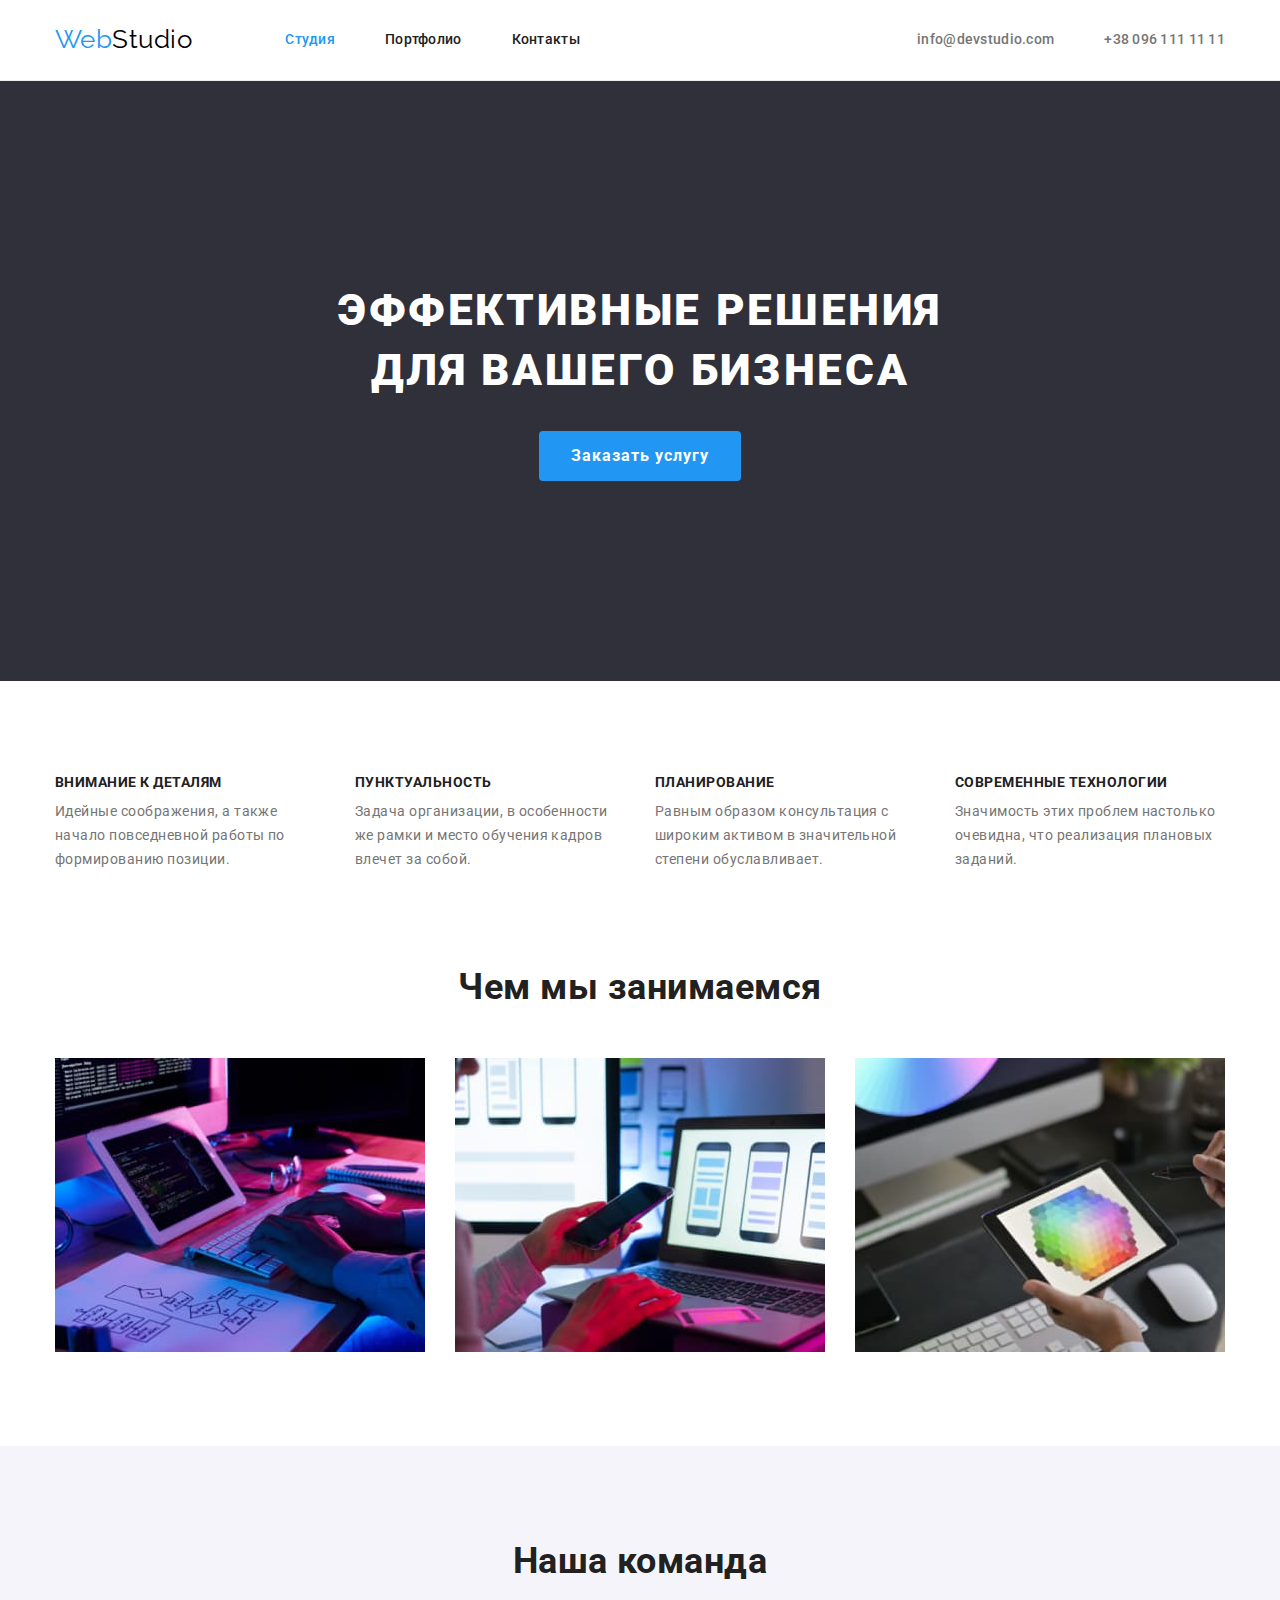
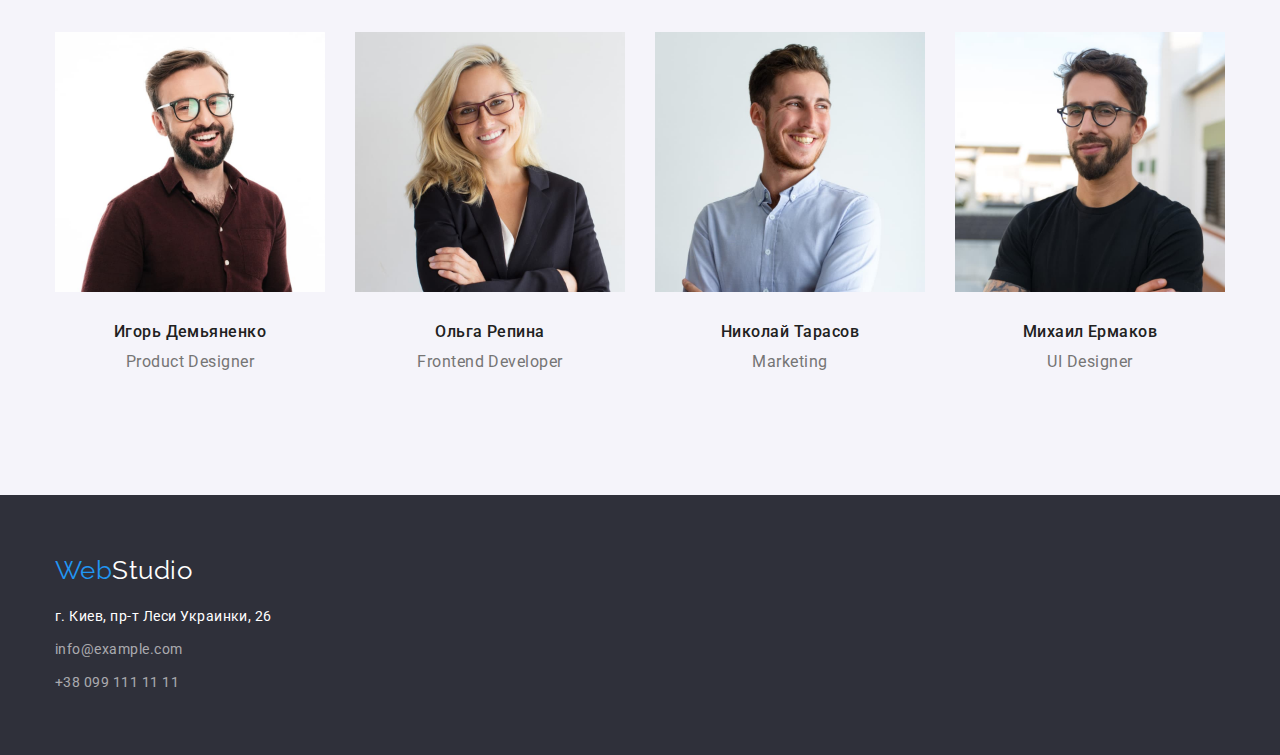
<file: index.html>
<!DOCTYPE html>
<html lang="ru">
<head>
  <meta charset="UTF-8">
  <meta http-equiv="X-UA-Compatible" content="IE=edge">
  <meta name="viewport" content="width=device-width, initial-scale=1.0">
  <title>Главная</title>
  <link href="https://fonts.googleapis.com/css2?family=Raleway:wght@700&family=Roboto:wght@400;500;700;900&display=swap" rel="stylesheet">
  <link rel="stylesheet" href="https://cdnjs.cloudflare.com/ajax/libs/modern-normalize/1.1.0/modern-normalize.min.css">
  <link rel="stylesheet" href="./css/styles.css">
</head>

<body class="page">

  <!-- Заголовок сайта -->
  <header class="page-header">
    <div class="container">
      <div class="header-set">
        <nav class="header-subset">
          <a href="./index.html" class="logo r-margin">Web<span class="logo-right">Studio</span></a>

          <ul class="site-nav">
            <li class="list-item"><a href="./index.html" class="link current">Студия</a></li>
            <li class="list-item"><a href="./portfolio.html" class="link">Портфолио</a></li>
            <li class="list-item"><a href="" class="link">Контакты</a></li>
          </ul>
        </nav> 

        <ul class="site-contacts">
          <li class="list-item"><a href="mailto:info@devstudio.com" class="link">info@devstudio.com</a></li>
          <li class="list-item"><a href="tel:+380961111111" class="link">+38 096 111 11 11</a></li>
        </ul>
      </div>
    </div>
  </header>

    <main>
    <!-- Шапка сайта -->
    <section class="hero">
      <div class="container">
        <h1 class="hero-title">Эффективные решения для вашего бизнеса</h1>
        <button type="button" class="button primary">Заказать услугу</button>
      </div>
    </section>

    <!-- Особенности -->
    <section class="section no-padding">
      <div class="container">
        <h2 class="hidden">Особенности <sup>*</sup> </h2> <!-- Этот заголовок скроем при оформлении -->

        <ul class="features">
          <li class="item">
            <h3 class="title">Внимание к деталям</h3>
            <p class="text">
              Идейные соображения, а также
              начало повседневной работы по
              формированию позиции.
            </p>
          </li>

          <li class="item">
            <h3 class="title">Пунктуальность</h3>
            <p class="text">
              Задача организации, в особенности
              же рамки и место обучения кадров
              влечет за собой.
            </p>
          </li>

          <li class="item">
            <h3 class="title">Планирование</h3>
            <p class="text">
              Равным образом консультация с
              широким активом в значительной
              степени обуславливает.
            </p>
          </li>

          <li class="item">
            <h3 class="title">Современные технологии</h3>
            <p class="text">
              Значимость этих проблем настолько
              очевидна, что реализация плановых
              заданий.
            </p>
          </li>
        </ul>
      </div>
    </section>

    <!-- Чем мы занимаемся -->
    <section class="section">
      <div class="container">
        <h2 class="section-title">Чем мы занимаемся</h2>

        <ul class="about">
          <li class="item">
            <img src="./images/img1.jpg" alt="Our business - image 1" width="370" class="img-no-gap">
          </li>
          <li class="item">
            <img src="./images/img2.jpg" alt="Our business - image 2" width="370" class="img-no-gap">
          </li>
          <li class="item">
            <img src="./images/img3.jpg" alt="Our business - image 3" width="370" class="img-no-gap">
          </li>
        </ul>
      </div>
    </section>

    <!-- Наша команда -->
    <section class="section special">
      <div class="container">
        <h2 class="section-title">Наша команда</h2>

        <ul class="employee">
          <li class="item">
            <img src="./images/photo1.jpg" alt="Product Designer photo" width="270" class="img-no-gap">
            <div class="card">  
              <h3 class="title">Игорь Демьяненко</h3>
              <p class="position">Product Designer</p>
            </div>
          </li>

          <li class="item">
            <img src="./images/photo2.jpg" alt="Frontend Developer photo" width="270" class="img-no-gap">
            <div class="card">  
              <h3 class="title">Ольга Репина</h3>
              <p class="position">Frontend Developer</p>
            </div>
          </li>

          <li class="item">
            <img src="./images/photo3.jpg" alt="Marketing Manager photo" width="270" class="img-no-gap">
            <div class="card">  
              <h3 class="title">Николай Тарасов</h3>
              <p class="position">Marketing</p>
            </div>
          </li>

          <li class="item">
            <img src="./images/photo4.jpg" alt="UI Designer photo" width="270" class="img-no-gap">
            <div class="card">  
              <h3 class="title">Михаил Ермаков</h3>
              <p class="position">UI Designer</p>
            </div>
          </li>

        </ul>
      </div>
    </section>

  </main>

  <!-- Нижний колонтитул -->  
  <footer class="footer">
    <div class="container">
      <a href="./" class="logo">Web<span class="logo-bottom">Studio</span></a>
    
      <address class="text top-margin">
        <p class="address">г. Киев, пр-т Леси Украинки, 26</p>
        <a href="mailto:info@example.com" class="contacts">info@example.com</a>
        <a href="tel:+380991111111" class="contacts">+38 099 111 11 11</a>
      </address>
    </div>
  </footer>

</body>
</html>
</file>
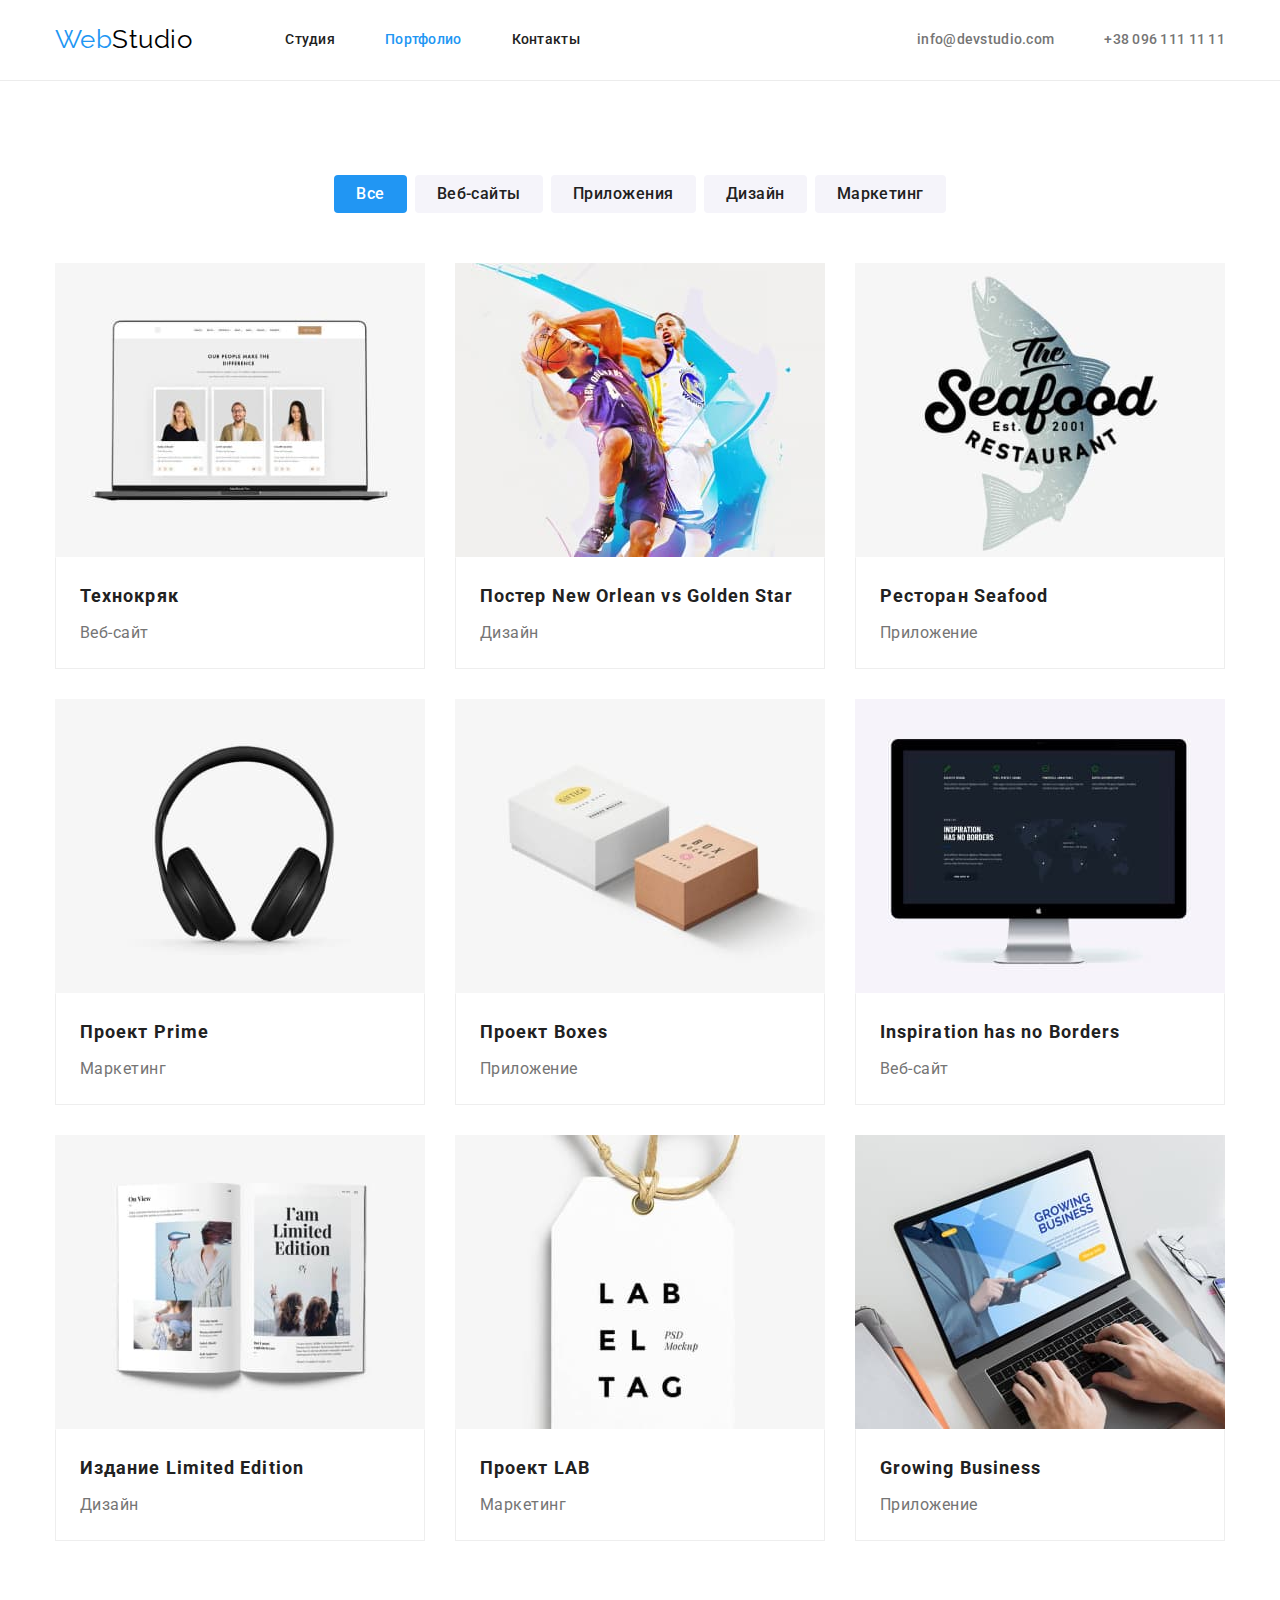
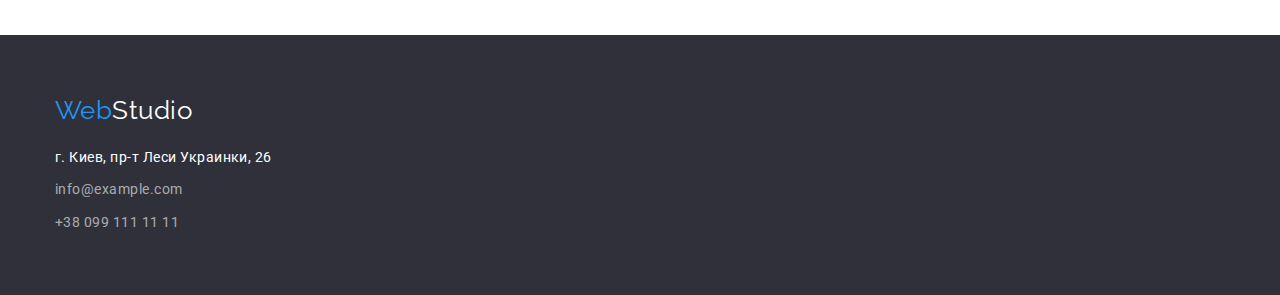
<file: portfolio.html>
<!DOCTYPE html>
<html lang="ru">
<head>
  <meta charset="UTF-8">
  <meta http-equiv="X-UA-Compatible" content="IE=edge">
  <meta name="viewport" content="width=device-width, initial-scale=1.0">
  <title>Портфолио</title>
  <link href="https://fonts.googleapis.com/css2?family=Raleway:wght@700&family=Roboto:wght@400;500;700;900&display=swap" rel="stylesheet">
  <link rel="stylesheet" href="https://cdnjs.cloudflare.com/ajax/libs/modern-normalize/1.1.0/modern-normalize.min.css">
  <link rel="stylesheet" href="./css/styles.css">
</head>

<body class="page">

  <!-- Заголовок сайта -->
  <header class="page-header">
    <div class="container">
      <div class="header-set">
        <nav class="header-subset">
          <a href="./index.html" class="logo r-margin">Web<span class="logo-right">Studio</span></a>
      
          <ul class="site-nav">
            <li class="list-item"><a href="./index.html" class="link">Студия</a></li>
            <li class="list-item"><a href="./portfolio.html" class="link current">Портфолио</a></li>
            <li class="list-item"><a href="" class="link">Контакты</a></li>
          </ul>
        </nav>
  
        <ul class="site-contacts">
          <li class="list-item"><a href="mailto:info@devstudio.com" class="link">info@devstudio.com</a></li>
          <li class="list-item"><a href="tel:+380961111111" class="link">+38 096 111 11 11</a></li>
        </ul>
      </div>
    </div>
  </header>

  <main>
    <!-- Портфолио -->
    <section class="section">
      <div class="container">
        <h1 class="hidden">Наше портфолио <sup>*</sup></h1> <!-- Скроем при оформлении -->
        <!-- Список фильтров -->
        <ul class="portfolio">
          <li class="item"><button type="button" class="filter-button primary">Все</button></li>
          <li class="item"><button type="button" class="filter-button">Веб-сайты</button></li>
          <li class="item"><button type="button" class="filter-button">Приложения</button></li>
          <li class="item"><button type="button" class="filter-button">Дизайн</button></li>
          <li class="item"><button type="button" class="filter-button">Маркетинг</button></li>
        </ul>

        <!-- Список проектов -->
        <ul class="projects">
          <li class="item">
            <img src="./images/project1.jpg" alt="Изображение web-сайта Технокряк" width="370" class="img-no-gap">
            <div class="item-bottom">
              <div class="card">
                <h2 class="title">Технокряк</h2>
                <p class="category">Веб-сайт</p>
              </div>
            </div>
          </li>
          <li class="item">
            <img src="./images/project2.jpg" alt="Изображение постера New Orlean vs Golden Star" width="370" class="img-no-gap">
            <div class="item-bottom">
              <div class="card">
                <h2 class="title">Постер New Orlean vs Golden Star</h2>
                <p class="category">Дизайн</p>
            </div>
            </div>
          </li>
          <li class="item">
            <img src="./images/project3.jpg" alt="Изображение логотипа приложения для ресторана Seafood" width="370" class="img-no-gap">
            <div class="item-bottom">
              <div class="card">
                <h2 class="title">Ресторан Seafood</h2>
                <p class="category">Приложение</p>
            </div>
            </div>
          </li>
          <li class="item">
            <img src="./images/project4.jpg" alt="Изображение логотипа проекта Prime" width="370" class="img-no-gap">
            <div class="item-bottom">
              <div class="card">
                <h2 class="title">Проект Prime</h2>
                <p class="category">Маркетинг</p>
              </div>
            </div>
          </li>
          <li class="item">
            <img src="./images/project5.jpg" alt="Изображение логотипа приложения Boxes" width="370" class="img-no-gap">
            <div class="item-bottom">
              <div class="card">
                <h2 class="title">Проект Boxes</h2>
                <p class="category">Приложение</p>
              </div>
            </div>
          </li>
          <li class="item">
            <img src="./images/project6.jpg" alt="Изображение web-сайта Inspiration has no Borders" width="370" class="img-no-gap">
            <div class="item-bottom">
              <div class="card">
                <h2 class="title">Inspiration has no Borders</h2>
                <p class="category">Веб-сайт</p>
              </div>
            </div>
          </li>
          <li class="item">
            <img src="./images/project7.jpg" alt="Изображение издания Limited Edition" width="370" class="img-no-gap">
            <div class="item-bottom">
              <div class="card">
                <h2 class="title">Издание Limited Edition</h2>
                <p class="category">Дизайн</p>
              </div>
            </div>
          </li>
          <li class="item">
            <img src="./images/project8.jpg" alt="Изображение логотипа проекта LAB" width="370" class="img-no-gap">
            <div class="item-bottom">
              <div class="card">
                <h2 class="title">Проект LAB</h2>
                <p class="category">Маркетинг</p>
              </div>
            </div>
          </li>
          <li class="item">
            <img src="./images/project9.jpg" alt="Изображение экрана ноутбука с приложением Growing Business" width="370" class="img-no-gap">
            <div class="item-bottom">
              <div class="card">
                <h2 class="title">Growing Business</h2>
                <p class="category">Приложение</p>
              </div>
            </div>
          </li>
        </ul>
      </div>
    </section>

  </main>

  <footer class="footer">
    <div class="container">
      <a href="./" class="logo">Web<span class="logo-bottom">Studio</span></a>

      <address class="text top-margin">
        <p class="address">г. Киев, пр-т Леси Украинки, 26</p>
        <a href="mailto:info@example.com" class="contacts">info@example.com</a>
        <a href="tel:+380991111111" class="contacts">+38 099 111 11 11</a>
      </address>
    </div>
  </footer>

</body>
</html>
</file>
<file: css/styles.css>
/* Блок css-переменных */
:root {
  --main-text-color: #757575;
  --title-text-color: #212121;
  --accent-color: #2196f3;
  --primary-bg-color: #ffffff;
  --top-section-bg-color: #2f303a;
  --team-section-bg-color: #f5f4fa;
  --footer-bg-color: #2f303a;
  --footer-text-color: rgba(255, 255, 255, 0.6);
  --logo-right-color: #000000;
  --logo-bottom-right-color: #ffffff;
  --primary-button-text-color: #ffffff;
  --primary-button-bg-color: #2196f3;
  --button-text-color: #212121;
  --button-bg-color: #f5f4fa;
  --hero-bg-color: #2f303a;
  --footer-bg-color: #2f303a;
  --header-line-color: #ececec;
  --project-item-border-color: #eeeeee;

  --header-item-right-margin: 50px;
  --header-top-margin: 24px;
  --header-bottom-margin: 25px;
  --logo-right-margin: 93px;

  --footer-top-bottom-padding: 60px;
  --footer-bottom-margin: 20px;
  --footer-item-margin: 9px;

  --container-width: 1200px;
  --container-gutter: 30px;
  --container-items: 1;
}

/* Глобальный сброс стилей некоторым тэгам */
p,
h1,
h2,
h3 {
  margin: 0;
}

button {
  cursor: pointer;
}

ul {
  margin: 0;
  padding: 0;
  list-style: none;
}

/* Класс для скрытия зазоров у элемента img */
.img-no-gap {
  display: block;
}

/* временный класс для скрытия элементов */
.hidden {
  display: none;
}

/* Класс для оформления основной страницы */
.page {
  background-color: var(--primary-bg-color);
  color: var(--main-text-color);

  font-family: Roboto, sans-serif;
  letter-spacing: 0.03em;
}

/* Класс для оформления заголовка */

.page-header {
  background-color: var(--primary-bg-color);
  border-bottom: 1px solid var(--header-line-color);
  padding-top: var(--header-top-margin);
  padding-bottom: var(--header-bottom-margin);
}

/* Класс для оформления основного контейнера */

.container {
  margin-left: auto;
  margin-right: auto;
  width: var(--container-width);
  padding: 0 calc(var(--container-gutter) / 2);
  /* для тестирования */
  /* outline: 1px dotted darkblue; */
}

/* Класс для оформления дизайна основного flexbox в header */

.header-set {
  display: flex;
  /* Для двух элементов (<nav> и <ul>) оставим space-between */
  justify-content: space-between;
  align-items: center;
}

.header-subset {
  display: flex;
  align-items: center;
}

/* Классы для оформления лого сайта */
.logo {
  color: var(--accent-color);

  font-family: Raleway, sans-serif;
  font-size: 26px;
  line-height: 1.19;
  text-decoration: none;
}

.logo.r-margin {
  margin-right: var(--logo-right-margin);
}

.logo-right {
  color: var(--logo-right-color);
}

.logo-bottom {
  color: var(--logo-bottom-right-color);
}

/* Классы для оформления footer-секции */
.footer {
  background-color: var(--footer-bg-color);
  padding-top: var(--footer-top-bottom-padding);
  padding-bottom: var(--footer-top-bottom-padding);
}

.footer .top-margin {
  margin-top: var(--footer-bottom-margin);
}

.footer .text {
  display: flex;
  flex-direction: column;
  font-style: normal;
  font-size: 14px;
  line-height: 1.71;
}

.footer .address {
  color: var(--primary-bg-color);
}

.footer .contacts {
  color: var(--footer-text-color);

  text-decoration: none;
  margin-top: var(--footer-item-margin);
}

.footer .contacts:hover,
.footer .contacts:focus {
  color: var(--accent-color);
}

/* Стилизация навигации сайта */

.site-nav {
  display: flex;
}

.site-nav .link {
  color: var(--title-text-color);

  font-weight: 500;
  font-size: 14px;
  line-height: 1.14;
  letter-spacing: 0.02em;

  text-decoration: none;
}

.site-nav > .list-item:not(:last-child) {
  margin-right: var(--header-item-right-margin);
}

.site-nav .link.current {
  color: var(--accent-color);
}

/* Стилизация контактов сайта */
.site-contacts {
  display: flex;
}

.site-contacts > .list-item:not(:last-child) {
  margin-right: var(--header-item-right-margin);
}

.site-contacts .link {
  color: var(--main-text-color);

  font-weight: 500;
  font-size: 14px;
  line-height: 1.14;
  letter-spacing: 0.02em;

  text-decoration: none;
}

/* Стилизация ссылок для состояний hover, focus */
.site-nav .link:hover,
.site-nav .link:focus,
.site-contacts .link:hover,
.site-contacts .link:focus {
  color: var(--accent-color);
}

/* Класс для оформления Hero-секции */

.hero {
  background-color: var(--hero-bg-color);

  text-align: center;
  padding: 200px 0;
}

.hero-title {
  color: var(--primary-bg-color);
  font-weight: 900;
  font-size: 44px;
  line-height: 1.36;
  letter-spacing: 0.06em;
  text-transform: uppercase;
  max-width: 696px;
  margin-left: auto;
  margin-right: auto;
  margin-bottom: 30px;
}

/* Универсальный класс для определения padding-top и padding bottom  */

.section {
  padding-top: 94px;
  padding-bottom: 94px;
  /* outline: 1px dotted darkblue; */
}

.section.no-padding {
  padding-bottom: 0;
}

/* Класс для оформления заголовков разделов */
.section-title {
  color: var(--title-text-color);

  font-size: 36px;
  line-height: 1.17;
  text-align: center;
  margin-bottom: 50px;
}

/* Классы для оформления раздела Особенности */
.features {
  display: flex;
  --container-items: 4;
}

.features .item {
  flex-basis: calc(var(--container-width) / var(--container-items) - var(--container-gutter));
  margin-right: var(--container-gutter);
}

.features .item:last-child {
  margin-right: 0;
}

.features .title {
  color: var(--title-text-color);

  font-size: 14px;
  line-height: 1.14;
  text-transform: uppercase;
}

.features .text {
  font-size: 14px;
  line-height: 1.71;
  margin-top: 10px;
}

/* Классы для оформления секции "Чем мы занимаемся" */

.about {
  display: flex;
  --container-items: 3;
}

.about > .item {
  flex-basis: calc(var(--container-width) / var(--container-items) - var(--container-gutter));
  margin-right: var(--container-gutter);
}

.about > .item:last-child {
  margin-right: 0;
}

/* Классы для оформления секции "Наша команда" */

.section.special {
  background-color: var(--team-section-bg-color);
}

.employee {
  display: flex;
  --container-items: 4;
}

.employee > .item {
  flex-basis: calc(var(--container-width) / var(--container-items) - var(--container-gutter));
  margin-right: var(--container-gutter);
}

.employee > .item:last-child {
  margin-right: 0;
}

.employee .card {
  padding-top: 30px;
  padding-bottom: 30px;
}

.employee .title {
  color: var(--title-text-color);

  font-weight: 500;
  font-size: 16px;
  line-height: 1.19;
  text-align: center;
  margin-bottom: 10px;
}

.employee .position {
  font-size: 16px;
  line-height: 1.19;
  text-align: center;
}

/* Классы для оформления информации о проектах */
.projects {
  display: flex;
  flex-wrap: wrap;
  gap: 30px;
}

.projects > .item {
  flex-basis: calc(var(--container-width) / 3 - var(--container-gutter));
}

.projects .item-bottom {
  border: 1px solid var(--project-item-border-color);
  border-top: 1px solid transparent;
}

.projects .card {
  padding: 20px 24px;
}

.projects .title {
  color: var(--title-text-color);

  font-size: 18px;
  line-height: 2;
  letter-spacing: 0.06em;
  margin-bottom: 4px;
}

.projects .category {
  font-size: 16px;
  line-height: 1.87;
}

/* Классы для оформления кнопок */
.portfolio {
  display: flex;
  justify-content: center;
  margin-bottom: 50px;
}

.portfolio > .item:not(:last-child) {
  margin-right: 8px;
}

.button {
  display: inline-block; /* возможно что это лишнее */
  border-radius: 4px;
  padding: 10px 32px;
  min-width: 200px;
  color: var(--button-text-color);
  background-color: var(--button-bg-color);
  border-style: none;

  font-family: inherit;
  font-weight: 500;
  font-size: 16px;
  line-height: 1.62;
  letter-spacing: 0.03em;
}

.filter-button {
  display: inline-block; /* возможно что это лишнее */
  border-radius: 4px;
  padding: 6px 22px;
  color: var(--button-text-color);
  background-color: var(--button-bg-color);
  border-style: none;

  font-family: inherit;
  font-weight: 500;
  font-size: 16px;
  line-height: 1.62;
  letter-spacing: 0.03em;
}

.filter-button.primary {
  color: var(--primary-button-text-color);
  background-color: var(--primary-button-bg-color);
}

.button.primary {
  color: var(--primary-button-text-color);
  background-color: var(--primary-button-bg-color);

  font-weight: 700;
  line-height: 1.87;
  letter-spacing: 0.06em;
}

.button:hover,
.button:focus,
.filter-button:hover,
.filter-button:focus {
  color: var(--primary-button-text-color);
  background-color: var(--primary-button-bg-color);
}

/* The end! */
</file>
